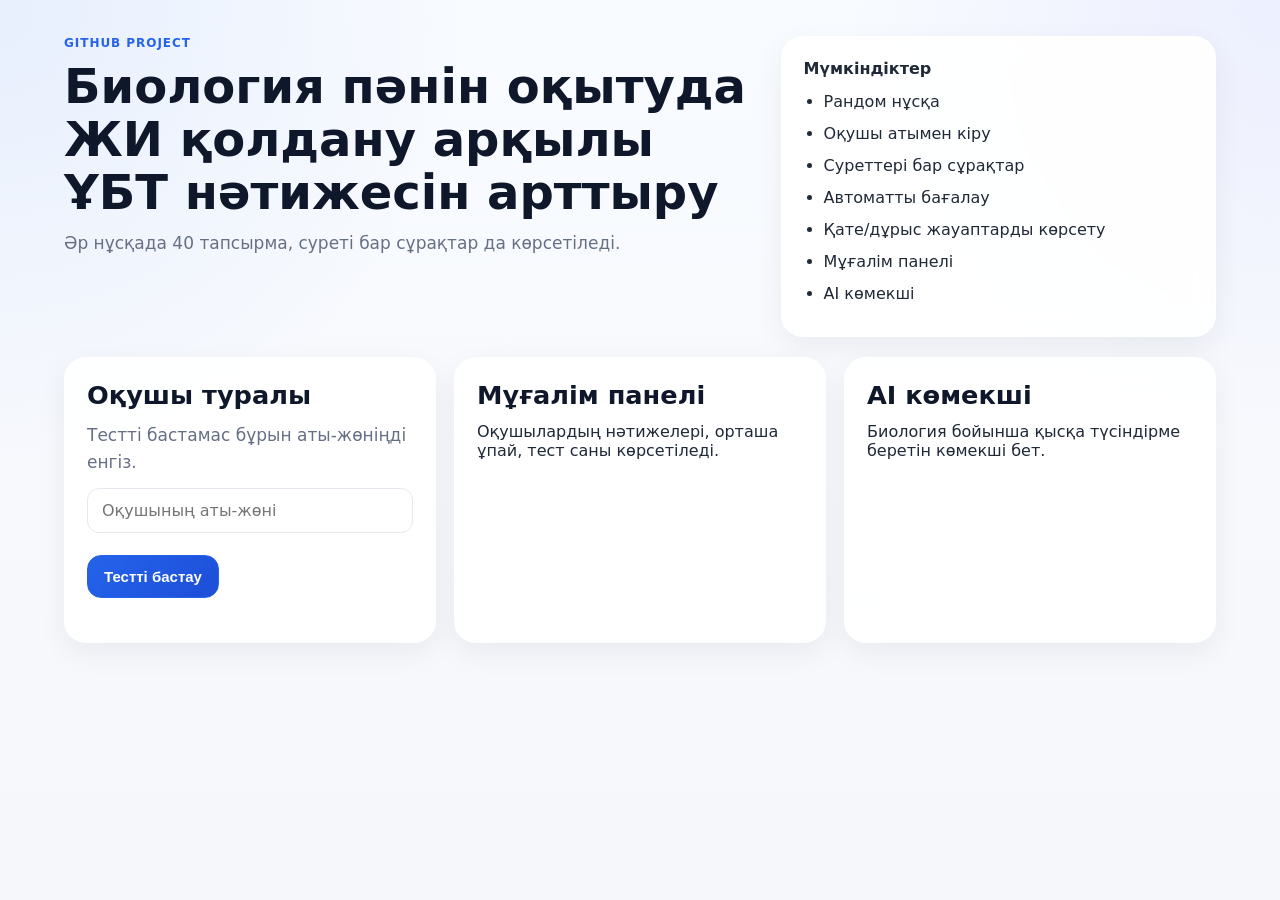
<file: index.html>
<!doctype html>
<html lang="kk">
<head>
  <meta charset="UTF-8">
  <meta name="viewport" content="width=device-width, initial-scale=1.0">
  <title>ЖИ + Биология ҰБТ</title>
  <link rel="stylesheet" href="style.css">
</head>
<body>
  <div class="shell">
    <header class="hero">
      <div>
        <p class="eyebrow">GitHub project</p>
        <h1>Биология пәнін оқытуда ЖИ қолдану арқылы ҰБТ нәтижесін арттыру</h1>
        <p class="lead">
          
          Әр нұсқада 40 тапсырма, суреті бар сұрақтар да көрсетіледі.
        </p>
      </div>

      <div class="hero-card">
        <p><strong>Мүмкіндіктер</strong></p>
        <ul>
          <li>Рандом нұсқа</li>
          <li>Оқушы атымен кіру</li>
          <li>Суреттері бар сұрақтар</li>
          <li>Автоматты бағалау</li>
          <li>Қате/дұрыс жауаптарды көрсету</li>
          <li>Мұғалім панелі</li>
          <li>AI көмекші</li>
        </ul>
      </div>
    </header>

    <main class="grid">
      <section class="card">
        <h2>Оқушы туралы</h2>
        <p class="lead">Тестті бастамас бұрын аты-жөніңді енгіз.</p>

        <input
          type="text"
          id="studentName"
          placeholder="Оқушының аты-жөні"
          class="text-input"
        >

        <div class="actions">
          <button class="btn primary" type="button" onclick="startTestWithName()">Тестті бастау</button>
        </div>
      </section>

      <a class="card action" href="teacher.html">
        <h2>Мұғалім панелі</h2>
        <p>Оқушылардың нәтижелері, орташа ұпай, тест саны көрсетіледі.</p>
      </a>

      <a class="card action" href="bot.html">
        <h2>AI көмекші</h2>
        <p>Биология бойынша қысқа түсіндірме беретін көмекші бет.</p>
      </a>
    </main>
  </div>

  <script>
    function startTestWithName() {
      const input = document.getElementById('studentName');
      const name = (input.value || '').trim();

      if (!name) {
        alert('Оқушының атын енгізіңіз');
        input.focus();
        return;
      }

      localStorage.setItem('studentName', name);
      window.location.href = 'test.html';
    }
  </script>
</body>
</html>
</file>
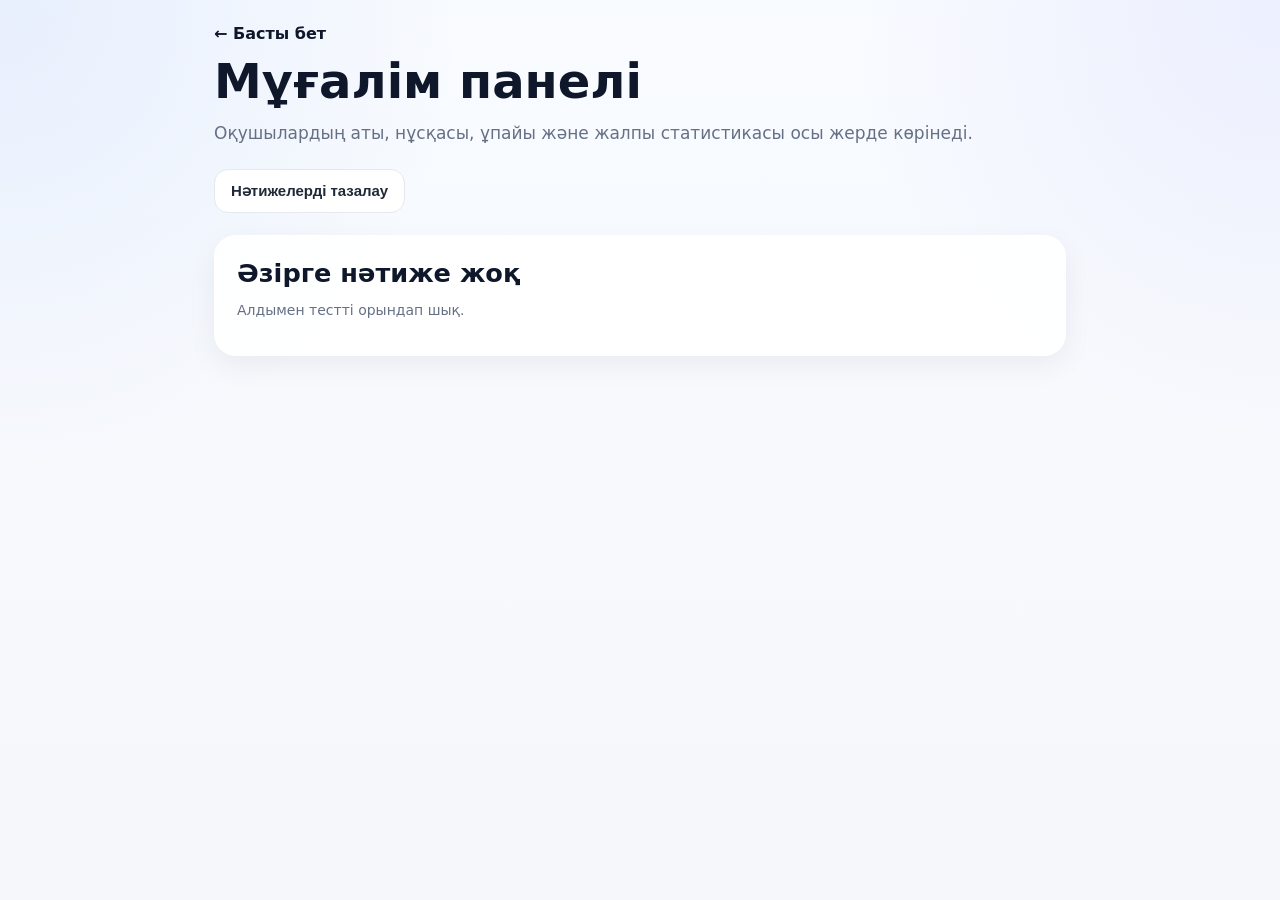
<file: teacher.html>
<!doctype html>
<html lang="kk">
<head>
  <meta charset="UTF-8">
  <meta name="viewport" content="width=device-width, initial-scale=1.0">
  <title>Мұғалім панелі</title>
  <link rel="stylesheet" href="style.css">
</head>
<body>
  <div class="shell narrow">
    <header class="topbar">
      <a href="index.html" class="back">← Басты бет</a>
    </header>

    <h1>Мұғалім панелі</h1>
    <p class="lead">Оқушылардың аты, нұсқасы, ұпайы және жалпы статистикасы осы жерде көрінеді.</p>

    <div class="actions">
      <button class="btn" id="clearResultsBtn" type="button">Нәтижелерді тазалау</button>
    </div>

    <div id="teacherSummary" class="card"></div>
    <div id="resultsList"></div>
  </div>

  <script src="script.js"></script>
</body>
</html>
</file>
<file: style.css>
:root{
  --bg:#f6f7fb;
  --card:#ffffff;
  --text:#1f2937;
  --muted:#667085;
  --line:#e6e8ef;
  --brand:#2563eb;
  --brand-dark:#1d4ed8;
  --brand2:#0f172a;
  --ok:#166534;
  --ok-bg:#f0fdf4;
  --danger:#dc2626;
  --danger-bg:#fef2f2;
  --warn:#92400e;
  --warn-bg:#fffaf0;
  --shadow:0 10px 30px rgba(16,24,40,.06);
  --shadow-soft:0 8px 24px rgba(16,24,40,.04);
  --radius-xl:22px;
  --radius-lg:18px;
  --radius-md:14px;
  --radius-sm:12px;
}

*{
  box-sizing:border-box;
}

html{
  scroll-behavior:smooth;
}

body{
  margin:0;
  min-height:100vh;
  font-family:Inter,system-ui,-apple-system,Segoe UI,Roboto,Arial,sans-serif;
  color:var(--text);
  background:
    radial-gradient(circle at top left, rgba(37,99,235,.08), transparent 30%),
    radial-gradient(circle at top right, rgba(99,102,241,.08), transparent 28%),
    linear-gradient(180deg,#f8fbff 0%, #f6f7fb 100%);
}

img{
  max-width:100%;
  display:block;
}

a{
  color:inherit;
}

.shell{
  max-width:1200px;
  margin:0 auto;
  padding:24px;
}

.shell.narrow{
  max-width:900px;
}

.hero{
  display:grid;
  grid-template-columns:1.6fr 1fr;
  gap:20px;
  align-items:stretch;
  margin-top:12px;
}

.eyebrow{
  margin:0 0 10px;
  color:var(--brand);
  font-weight:700;
  letter-spacing:.08em;
  text-transform:uppercase;
  font-size:12px;
}

h1{
  margin:8px 0 12px;
  font-size:clamp(30px,4vw,48px);
  line-height:1.1;
  color:var(--brand2);
}

h2{
  margin:0 0 12px;
  font-size:clamp(22px,2vw,30px);
  color:var(--brand2);
}

p{
  margin:0 0 12px;
}

.lead{
  color:var(--muted);
  font-size:17px;
  line-height:1.6;
}

.hero-card,
.card{
  background:rgba(255,255,255,.9);
  backdrop-filter:blur(14px);
  border:1px solid rgba(255,255,255,.7);
  border-radius:var(--radius-xl);
  box-shadow:
    var(--shadow),
    inset 0 1px 0 rgba(255,255,255,.8);
  padding:22px;
}

.grid{
  display:grid;
  grid-template-columns:repeat(3,1fr);
  gap:18px;
  margin-top:20px;
}

.action{
  text-decoration:none;
  color:inherit;
  transition:
    transform .18s ease,
    box-shadow .18s ease,
    border-color .18s ease,
    background .18s ease;
}

.action:hover{
  transform:translateY(-4px);
  box-shadow:0 16px 34px rgba(16,24,40,.10);
  border-color:#d8e4ff;
  background:rgba(255,255,255,.98);
}

.topbar{
  display:flex;
  justify-content:space-between;
  align-items:center;
  gap:12px;
  margin-bottom:12px;
}

.back{
  text-decoration:none;
  color:var(--brand2);
  font-weight:700;
}

.back:hover{
  color:var(--brand);
}

.badge{
  background:linear-gradient(135deg,#eef4ff,#e0ebff);
  color:var(--brand);
  padding:8px 12px;
  border-radius:999px;
  font-weight:800;
  border:1px solid #d6e4ff;
  white-space:nowrap;
}

.text-input,
.match-row select,
textarea,
input[type="text"]{
  width:100%;
  padding:12px 14px;
  border-radius:12px;
  border:1px solid var(--line);
  font:inherit;
  color:var(--text);
  background:#fff;
  outline:none;
  transition:border-color .15s ease, box-shadow .15s ease, background .15s ease;
}

.text-input:focus,
.match-row select:focus,
textarea:focus,
input[type="text"]:focus{
  border-color:#93c5fd;
  box-shadow:0 0 0 4px rgba(37,99,235,.12);
  background:#fff;
}

textarea{
  resize:vertical;
  min-height:120px;
}

.actions{
  display:flex;
  gap:12px;
  flex-wrap:wrap;
  margin:22px 0;
}

.btn{
  appearance:none;
  border:1px solid var(--line);
  background:#fff;
  color:var(--text);
  padding:12px 16px;
  border-radius:14px;
  font-weight:800;
  font-size:15px;
  cursor:pointer;
  transition:
    transform .15s ease,
    box-shadow .15s ease,
    border-color .15s ease,
    background .15s ease;
}

.btn:hover{
  transform:translateY(-1px);
  box-shadow:0 8px 16px rgba(16,24,40,.06);
  border-color:#d6def0;
}

.btn:active{
  transform:translateY(0);
}

.btn.primary{
  background:linear-gradient(135deg,var(--brand),var(--brand-dark));
  color:#fff;
  border-color:var(--brand);
}

.btn.primary:hover{
  box-shadow:0 10px 20px rgba(37,99,235,.22);
}

.question-card{
  background:rgba(255,255,255,.96);
  border:1px solid #e7ebf3;
  border-radius:20px;
  padding:20px;
  margin:16px 0;
  box-shadow:var(--shadow-soft);
  transition:border-color .15s ease, transform .15s ease;
}

.q-meta{
  display:flex;
  justify-content:space-between;
  gap:10px;
  align-items:center;
  margin-bottom:10px;
}

.q-number{
  font-weight:800;
  color:var(--brand);
}

.q-type{
  font-size:12px;
  color:var(--muted);
  text-transform:uppercase;
  letter-spacing:.08em;
}

.q-text{
  font-size:18px;
  font-weight:700;
  line-height:1.45;
  margin-bottom:14px;
  color:var(--brand2);
}

.q-image{
  display:block;
  max-width:100%;
  height:auto;
  margin:10px 0 16px;
  border-radius:16px;
  border:1px solid var(--line);
  background:#fff;
  box-shadow:0 8px 20px rgba(16,24,40,.05);
}

.options{
  display:grid;
  gap:10px;
}

.option{
  display:flex;
  gap:10px;
  align-items:flex-start;
  padding:12px 14px;
  border:1px solid var(--line);
  border-radius:14px;
  background:#fafbff;
  transition:border-color .15s ease, background .15s ease, transform .15s ease;
}

.option:hover{
  border-color:#cbd9ff;
  background:#f5f8ff;
  transform:translateY(-1px);
}

.option input{
  margin-top:3px;
  accent-color:var(--brand);
}

.option span{
  line-height:1.5;
}

.match-grid{
  display:grid;
  gap:14px;
}

.match-row{
  display:grid;
  grid-template-columns:minmax(0,1fr) 110px;
  gap:12px;
  align-items:center;
}

.small{
  font-size:14px;
  color:var(--muted);
  line-height:1.5;
}

.result{
  margin:24px 0;
}

.result.good{
  border:1px solid #b7e4c7;
  background:#f3fff7;
}

.result.bad{
  border:1px solid #f2d6a2;
  background:var(--warn-bg);
}

.result-list{
  display:grid;
  gap:14px;
  margin-top:18px;
}

.result-item{
  background:#fff;
  border:1px solid var(--line);
  border-radius:16px;
  padding:16px;
  box-shadow:0 6px 18px rgba(16,24,40,.04);
}

.result-item strong{
  display:block;
  margin-bottom:8px;
  color:var(--brand2);
}

.bot-output{
  margin-top:16px;
  white-space:pre-wrap;
  line-height:1.7;
  border:1px solid var(--line);
  border-radius:14px;
  padding:16px;
  background:#fcfdff;
  min-height:70px;
}

.correct-question{
  border:2px solid #22c55e;
  background:var(--ok-bg);
}

.wrong-question{
  border:2px solid #ef4444;
  background:var(--danger-bg);
}

.question-result{
  margin-top:14px;
  padding:12px 14px;
  border-radius:12px;
  font-size:14px;
  line-height:1.6;
  background:rgba(255,255,255,0.8);
  border:1px solid #e5e7eb;
}

.question-result strong{
  color:var(--brand2);
}

ul{
  padding-left:20px;
  margin:10px 0 0;
}

li{
  margin-bottom:8px;
  line-height:1.5;
}

@media (max-width: 900px){
  .hero,
  .grid{
    grid-template-columns:1fr;
  }

  .match-row{
    grid-template-columns:1fr;
  }

  .shell{
    padding:18px;
  }

  .hero-card,
  .card,
  .question-card{
    padding:18px;
  }

  .q-text{
    font-size:17px;
  }
}

@media (max-width: 600px){
  .topbar{
    flex-direction:column;
    align-items:flex-start;
  }

  .actions{
    flex-direction:column;
  }

  .btn{
    width:100%;
  }

  .badge{
    align-self:flex-start;
  }

  h1{
    font-size:32px;
  }

  .lead{
    font-size:16px;
  }
}:root{
  --bg:#f6f7fb;
  --card:#ffffff;
  --text:#1f2937;
  --muted:#667085;
  --line:#e6e8ef;
  --brand:#2563eb;
  --brand2:#0f172a;
  --ok:#166534;
  --warn:#92400e;
}

*{box-sizing:border-box}

body{
  margin:0;
  font-family:Inter,system-ui,-apple-system,Segoe UI,Roboto,Arial,sans-serif;
  background:
    radial-gradient(circle at top left, rgba(37,99,235,.08), transparent 30%),
    radial-gradient(circle at top right, rgba(99,102,241,.08), transparent 28%),
    linear-gradient(180deg,#f8fbff 0%,#f6f7fb 100%);
  color:var(--text);
}

.shell{
  max-width:1200px;
  margin:0 auto;
  padding:24px;
}

.shell.narrow{
  max-width:900px;
}

.hero{
  display:grid;
  grid-template-columns:1.6fr 1fr;
  gap:20px;
  align-items:stretch;
  margin-top:12px;
}

.eyebrow{
  color:var(--brand);
  font-weight:700;
  letter-spacing:.08em;
  text-transform:uppercase;
  font-size:12px;
}

h1{
  font-size:clamp(30px,4vw,48px);
  line-height:1.1;
  margin:8px 0 12px;
}

h2{
  margin:0 0 12px;
}

.lead{
  color:var(--muted);
  font-size:17px;
  line-height:1.6;
}

.hero-card,
.card{
  background:rgba(255,255,255,.9);
  backdrop-filter: blur(14px);
  border:1px solid rgba(255,255,255,.7);
  border-radius:22px;
  box-shadow:
    0 10px 30px rgba(16,24,40,.06),
    inset 0 1px 0 rgba(255,255,255,.8);
  padding:22px;
}

.grid{
  display:grid;
  grid-template-columns:repeat(3,1fr);
  gap:18px;
  margin-top:20px;
}

.action{
  text-decoration:none;
  color:inherit;
  transition:transform .18s ease, box-shadow .18s ease, border-color .18s ease;
}

.action:hover{
  transform:translateY(-4px);
  box-shadow:0 16px 34px rgba(16,24,40,.10);
  border-color:#d8e4ff;
}

.topbar{
  display:flex;
  justify-content:space-between;
  align-items:center;
  margin-bottom:12px;
}

.back{
  text-decoration:none;
  color:var(--brand2);
  font-weight:700;
}

.badge{
  background:linear-gradient(135deg,#eef4ff,#e0ebff);
  color:var(--brand);
  padding:8px 12px;
  border-radius:999px;
  font-weight:800;
  border:1px solid #d6e4ff;
}

.question-card{
  background:rgba(255,255,255,.94);
  border:1px solid #e7ebf3;
  border-radius:20px;
  padding:20px;
  margin:16px 0;
  box-shadow:0 8px 24px rgba(16,24,40,.04);
}

.q-meta{
  display:flex;
  justify-content:space-between;
  gap:10px;
  align-items:center;
  margin-bottom:10px;
}

.q-number{
  font-weight:800;
  color:var(--brand);
}

.q-type{
  font-size:12px;
  color:var(--muted);
  text-transform:uppercase;
  letter-spacing:.08em;
}

.q-text{
  font-size:18px;
  font-weight:700;
  line-height:1.45;
  margin-bottom:14px;
}

.options{
  display:grid;
  gap:10px;
}

.option{
  display:flex;
  gap:10px;
  align-items:flex-start;
  padding:12px 14px;
  border:1px solid var(--line);
  border-radius:14px;
  background:#fafbff;
  transition:border-color .15s ease, background .15s ease;
}

.option:hover{
  border-color:#cbd9ff;
  background:#f5f8ff;
}

.option input{
  margin-top:3px;
}

.q-image{
  display:block;
  max-width:100%;
  height:auto;
  margin:10px 0 16px;
  border-radius:16px;
  border:1px solid var(--line);
  background:#fff;
  box-shadow:0 8px 20px rgba(16,24,40,.05);
}

.match-grid{
  display:grid;
  gap:14px;
}

.match-row{
  display:grid;
  grid-template-columns:minmax(0,1fr) 110px;
  gap:12px;
  align-items:center;
}

.match-row select,
textarea,
input[type="text"]{
  width:100%;
  padding:12px 14px;
  border-radius:12px;
  border:1px solid var(--line);
  font:inherit;
  background:#fff;
}

.actions{
  display:flex;
  gap:12px;
  flex-wrap:wrap;
  margin:22px 0;
}

.btn{
  appearance:none;
  border:1px solid var(--line);
  background:#fff;
  color:var(--text);
  padding:12px 16px;
  border-radius:14px;
  font-weight:800;
  cursor:pointer;
  transition:transform .15s ease, box-shadow .15s ease, border-color .15s ease;
}

.btn:hover{
  transform:translateY(-1px);
  box-shadow:0 8px 16px rgba(16,24,40,.06);
}

.btn.primary{
  background:linear-gradient(135deg,#2563eb,#1d4ed8);
  color:#fff;
  border-color:#2563eb;
}

.result{
  margin:24px 0;
}

.result.good{
  border-color:#b7e4c7;
  background:#f3fff7;
}

.result.bad{
  border-color:#f2d6a2;
  background:#fffaf0;
}

.result-list{
  display:grid;
  gap:14px;
}

.result-item{
  background:#fff;
  border:1px solid var(--line);
  border-radius:16px;
  padding:16px;
  box-shadow:0 6px 18px rgba(16,24,40,.04);
}

.small{
  font-size:14px;
  color:var(--muted);
}

.bot-output{
  margin-top:16px;
  white-space:pre-wrap;
  line-height:1.6;
}

@media (max-width: 900px){
  .hero,
  .grid{
    grid-template-columns:1fr;
  }

  .match-row{
    grid-template-columns:1fr;
  }
}
.correct-question{
  border: 2px solid #22c55e;
  background: #f0fdf4;
}

.wrong-question{
  border: 2px solid #ef4444;
  background: #fef2f2;
}

.question-result{
  margin-top: 14px;
  padding: 12px 14px;
  border-radius: 12px;
  font-size: 14px;
  line-height: 1.6;
  background: rgba(255,255,255,0.8);
  border: 1px solid #e5e7eb;
}
</file>
